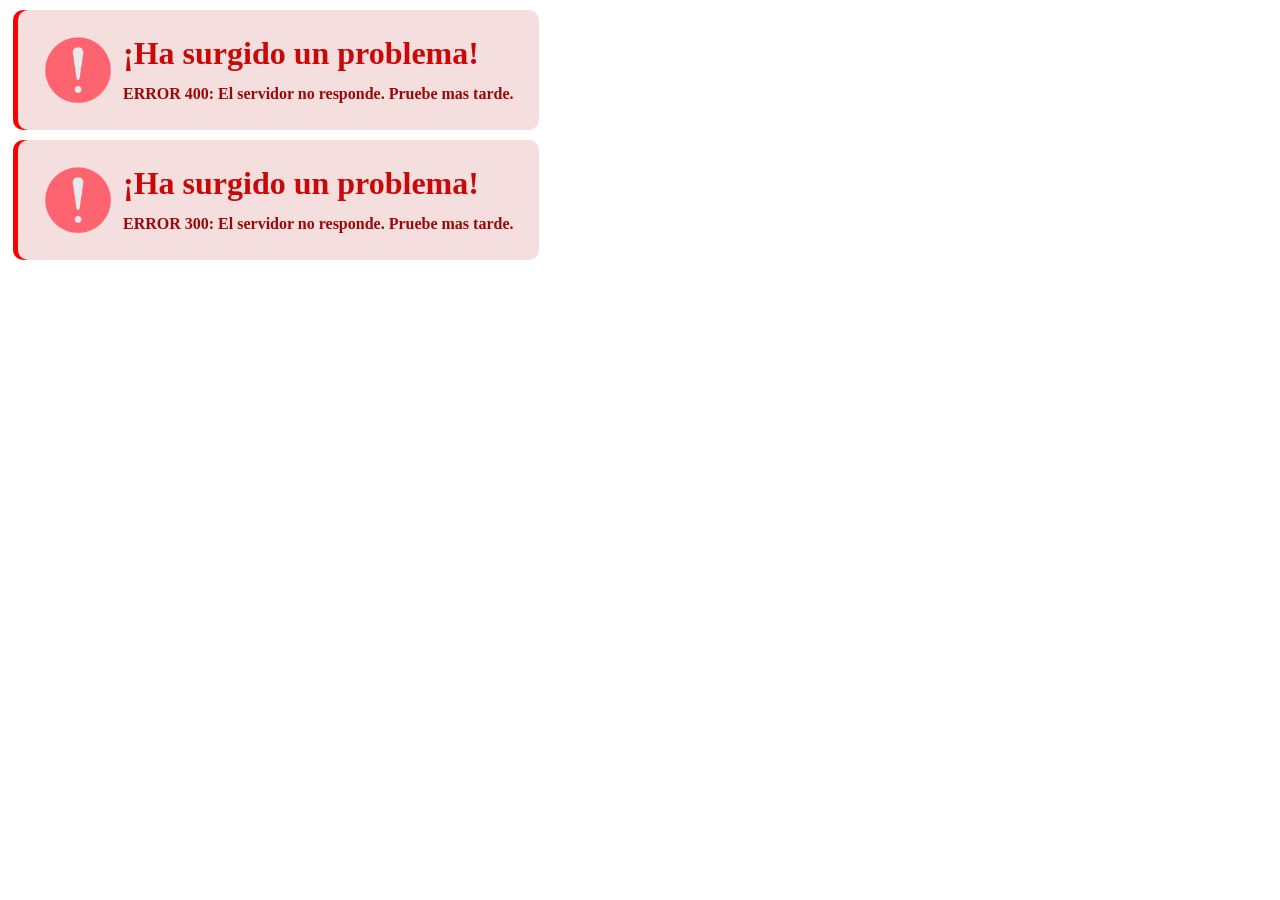
<file: index.html>
<!DOCTYPE html>
<html lang="es">
  <head>
    <title>Introducción a los Web Components</title>
    <meta charset="UTF/8">
    <meta name="viewport" content="width=device-width, initial-scale=1.0">
    <script type="module" src="./index.js"></script>
  </head>
  <body>
    <error-box></error-box>
    <error-box error-id="300"></error-box>
  </body>
</html>
</file>
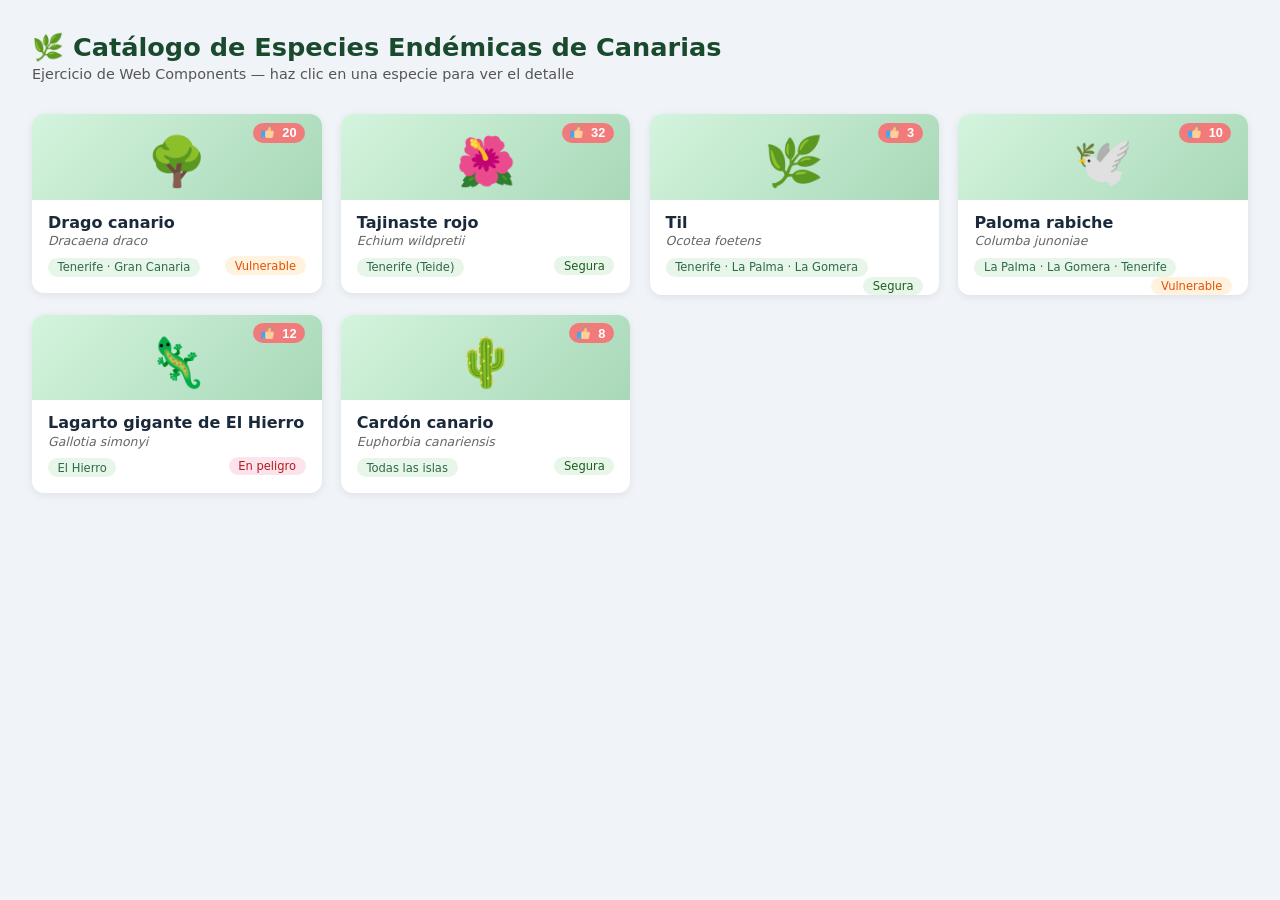
<file: especies.html>
<!DOCTYPE html>
<html lang="es">
<head>
  <meta charset="UTF-8">
  <meta name="viewport" content="width=device-width, initial-scale=1.0">
  <script type="module" src="./components/LikeButton.js"></script>
  <script type="module" src="./components/ScoreBox.js"></script>
  <title>Ejercicio Web Components — Especies de Canarias</title>
  <style>
    /* ── Reset y base ─────────────────────────────────── */
    *, *::before, *::after { box-sizing: border-box; margin: 0; padding: 0; }

    body {
      font-family: system-ui, sans-serif;
      background: #f0f4f8;
      color: #1a2a3a;
      padding: 2rem;
      min-height: 100vh;
    }

    h1 {
      font-size: 1.6rem;
      margin-bottom: 0.25rem;
      color: #1a4a2e;
    }
    .subtitulo {
      font-size: 0.9rem;
      color: #555;
      margin-bottom: 2rem;
    }

    /* ── Cuadrícula de tarjetas ───────────────────────── */
    .catalogo {
      display: grid;
      grid-template-columns: repeat(auto-fill, minmax(240px, 1fr));
      gap: 1.2rem;
      margin-bottom: 2rem;
    }
  </style>
</head>
<body>

<h1>🌿 Catálogo de Especies Endémicas de Canarias</h1>
<p class="subtitulo">Ejercicio de Web Components — haz clic en una especie para ver el detalle</p>

<!-- ════════════════════════════════════════════════════
     PLANTILLA 1 — tarjeta compacta (vista catálogo)
     ═══════════════════════════════════════════════════ -->
<template id="tpl-especie-card">
  <style>
    :host {
      display: block;
      cursor: pointer;
    }
    .card {
      background: white;
      border-radius: 12px;
      overflow: hidden;
      box-shadow: 0 2px 8px rgba(0,0,0,.08);
      transition: transform .18s, box-shadow .18s;
    }
    :host(:hover) .card {
      transform: translateY(-4px);
      box-shadow: 0 6px 20px rgba(0,0,0,.14);
    }
    .card-icono {
      position: relative;
      display: flex;
      justify-content: center;
      padding: 1.2rem 0 0.6rem;
      background: linear-gradient(135deg, #d4f4dd, #a8d8b8);
    }
    .icono {
      font-size: 3rem;
    }

    .score {
      position: absolute;
      top: 10%;
      right: 5%;
    }
    .card-body { padding: 0.8rem 1rem 1rem; }
    .card-nombre { font-weight: 700; font-size: 1rem; }
    .card-cientifico {
      font-style: italic;
      font-size: 0.78rem;
      color: #666;
      margin: 0.1rem 0 0.5rem;
    }
    .card-isla {
      display: inline-block;
      font-size: 0.72rem;
      background: #e8f5e9;
      color: #2d6a4f;
      border-radius: 20px;
      padding: 0.15rem 0.6rem;
    }
    .card-amenaza {
      float: right;
      font-size: 0.72rem;
      padding: 0.15rem 0.6rem;
      border-radius: 20px;
    }
    .amenaza-EN { background:#fce4ec; color:#b71c1c; }
    .amenaza-VU { background:#fff3e0; color:#e65100; }
    .amenaza-LC { background:#e8f5e9; color:#1b5e20; }
  </style>

  <div class="card">
    <div class="card-icono">
      <slot class=icono name="icono">🌱</slot>
      <score-box class="score" id="score"></score-box>
    </div>
    <div class="card-body">
      <div class="card-nombre"><slot name="nombre">Especie</slot></div>
      <div class="card-cientifico"><slot name="cientifico"></slot></div>
      <span class="card-isla"><slot name="isla">Canarias</slot></span>
      <span class="card-amenaza" id="badge-amenaza"></span>
    </div>
  </div>
</template>

<!-- ════════════════════════════════════════════════════
     PLANTILLA 2 — panel de detalle (vista expandida)
     ═══════════════════════════════════════════════════ -->
<template id="tpl-especie-detalle">
  <style>
    :host { display: block; }
    .detalle {
      background: white;
      border-left: 4px solid #2d6a4f;
      border-radius: 8px;
      padding: 1.2rem 1.4rem;
      margin-bottom: 1.5rem;
      animation: aparecer .25s ease;
    }
    @keyframes aparecer {
      from { opacity: 0; transform: translateY(-8px); }
      to   { opacity: 1; transform: translateY(0); }
    }
    .detalle-cab {
      display: flex;
      align-items: center;
      gap: 1rem;
      margin-bottom: 0.8rem;
    }
    .detalle-icono { font-size: 2.4rem; }
    .detalle-nombre { font-size: 1.2rem; font-weight: 700; }
    .detalle-cientifico { font-style: italic; font-size: 0.85rem; color:#666; }
    .detalle-desc { font-size: 0.9rem; line-height: 1.6; color:#333; }
    .detalle-meta {
      margin-top: 0.8rem;
      display: flex;
      gap: 0.6rem;
      flex-wrap: wrap;
    }
    .chip {
      font-size: 0.75rem;
      padding: 0.2rem 0.7rem;
      border-radius: 20px;
      background: #f0f4f8;
      color: #333;
    }
    button.cerrar {
      float: right;
      background: none;
      border: 1px solid #ccc;
      border-radius: 6px;
      cursor: pointer;
      padding: 0.2rem 0.7rem;
      font-size: 0.8rem;
      color: #555;
    }
    button.cerrar:hover { background:#f5f5f5; }

    .detalle-footer {
      display: flex;
      align-items: center;
      justify-content: space-between;
      width: 100%;
    }
  </style>

  <div class="detalle">
    <button class="cerrar" id="btn-cerrar">✕ cerrar</button>
    <div class="detalle-cab">
      <span class="detalle-icono" id="d-icono"></span>
      <div>
        <div class="detalle-nombre" id="d-nombre"></div>
        <div class="detalle-cientifico" id="d-cientifico"></div>
      </div>
    </div>
    <p class="detalle-desc" id="d-desc"></p>
    <div class="detalle-footer">
      <div class="detalle-meta" id="d-meta"></div>
      <like-button id="like"></like-button>
    </div>
  </div>
</template>



<!-- ════════════════════════════════════════════════════
     PLANTILLA 3 — Boton de Like (vista expandida)
     ═══════════════════════════════════════════════════ -->

    <template id="tpl-like-button">
    <div class="casilla">
      <div class = bg-heart>
        <div class=heart-icon></div> 
      </div>
      <span class="likes">0</span>
    </div>
  </template>


<!-- ════════════════════════════════════════════════════
     PLANTILLA 4 — Componente Like (vista tarjetas)
     ═══════════════════════════════════════════════════ -->
    <template id="tpl-score-box">
    <div class="valoration-card">
      <div class="icon">
        <img src="./imgs/like.png" alt="Like icon">
      </div>
      <div class="amount">9</div>
    </div>
  </template>


<!-- ════════════════════════════════════════════════════
     CONTENIDO DE LA PÁGINA
     ═══════════════════════════════════════════════════ -->

<div id="detalle-contenedor"></div>

<div class="catalogo" id="catalogo"></div>



<!-- ════════════════════════════════════════════════════
     JAVASCRIPT
     ═══════════════════════════════════════════════════ -->
<script>
/* ─────────────────────────────────────────────────────
   DATOS — 6 especies endémicas de Canarias
   ───────────────────────────────────────────────────── */
const ESPECIES = [
  {
    id: 'drago',
    icono: '🌳',
    nombre: 'Drago canario',
    cientifico: 'Dracaena draco',
    isla: 'Tenerife · Gran Canaria',
    amenaza: 'VU',
    amenazaLabel: 'Vulnerable',
    desc: 'El drago es el árbol símbolo de Canarias. Puede vivir miles de años y su savia rojiza —llamada "sangre de drago"— ha sido usada con fines medicinales desde la antigüedad. El ejemplar más famoso, el Drago Milenario de Icod de los Vinos, supera los 800 años.',
    habitat: 'Bosque termófilo',
    altura: 'hasta 20 m',
    valoracion: "20",
    liked: false,
  },
  {
    id: 'tajinaste',
    icono: '🌺',
    nombre: 'Tajinaste rojo',
    cientifico: 'Echium wildpretii',
    isla: 'Tenerife (Teide)',
    amenaza: 'LC',
    amenazaLabel: 'Preocupación menor',
    desc: 'Planta bienal que alcanza los 3 metros de altura con una espiga cónica cubierta de flores rojo brillante. Crece exclusivamente en el Parque Nacional del Teide, entre los 2.000 y 3.500 m de altitud, y florece de mayo a junio.',
    habitat: 'Alta montaña volcánica',
    altura: 'hasta 3 m',
    valoracion: "32",
    liked: false,
  },
  {
    id: 'laurisilva',
    icono: '🌿',
    nombre: 'Til',
    cientifico: 'Ocotea foetens',
    isla: 'Tenerife · La Palma · La Gomera',
    amenaza: 'LC',
    amenazaLabel: 'Preocupación menor',
    desc: 'Árbol predominante de la laurisilva macaronésica, bosque relicto del Terciario que sobrevivió a las glaciaciones gracias al clima canario. Sus hojas desprenden un olor fuerte al estrujarse. Puede superar los 40 m de altura en la laurisilva gomera.',
    habitat: 'Laurisilva',
    altura: 'hasta 40 m',
    valoracion: "3",
    liked: false,
  },
  {
    id: 'palomita',
    icono: '🕊️',
    nombre: 'Paloma rabiche',
    cientifico: 'Columba junoniae',
    isla: 'La Palma · La Gomera · Tenerife',
    amenaza: 'VU',
    amenazaLabel: 'Vulnerable',
    desc: 'Ave endémica de las islas occidentales, ligada a la laurisilva. Se distingue por el blanco puro de su cola (de ahí "rabiche"). Su población ha descendido por la pérdida de bosques; actualmente está protegida y sus colonias se monitorizan anualmente.',
    habitat: 'Laurisilva y pinar',
    altura: '—',
    valoracion: "10",
    liked: false,

  },
  {
    id: 'lagarto',
    icono: '🦎',
    nombre: 'Lagarto gigante de El Hierro',
    cientifico: 'Gallotia simonyi',
    isla: 'El Hierro',
    amenaza: 'EN',
    amenazaLabel: 'En peligro',
    desc: 'Considerado extinto durante décadas, fue redescubierto en 1974 en los acantilados de Fuga de Gorreta. Puede superar el metro de longitud. El Centro de Recuperación del Lagarto Gigante de El Hierro lleva un programa de cría en cautividad para reforzar la población silvestre.',
    habitat: 'Acantilados y matorrales',
    altura: 'hasta 120 cm',
    valoracion: "12",
    liked: false,

  },
  {
    id: 'cardón',
    icono: '🌵',
    nombre: 'Cardón canario',
    cientifico: 'Euphorbia canariensis',
    isla: 'Todas las islas',
    amenaza: 'LC',
    amenazaLabel: 'Preocupación menor',
    desc: 'Suculenta arborescente que forma los llamados "cardones" o tabaibaes, ecosistema exclusivo canario. A pesar de su aspecto de cactus, no es un cactus: pertenece al género Euphorbia. Su látex es tóxico y fue usado históricamente para envenenar peces.',
    habitat: 'Matorral costero y medianías',
    altura: 'hasta 4 m',
    valoracion: "8",
    liked: false,
  },
];


/* ─────────────────────────────────────────────────────
   COMPONENTE 1 — <especie-card>
   Responsabilidad: mostrar la tarjeta compacta.

   Guarda el objeto completo de la especie en this._especie
   y lo pasa entero en el detalle del evento.

   Evento que LANZA:
   ① "especie-abierta" (CustomEvent que cruza el Shadow DOM)
      → lleva el objeto especie completo en e.detail.especie
      bubbles: true, composed: true — cruza el shadow boundary.
   ───────────────────────────────────────────────────── */
class EspecieCard extends HTMLElement {

  /* Los atributos que queremos observar para reaccionar */
  static get observedAttributes() {
    return ['amenaza'];
  }

  constructor() {
    super(); // SIEMPRE primero

    // Creamos el Shadow DOM
    this.attachShadow({ mode: 'open' });

    // Clonamos la plantilla
    const tpl = document.getElementById('tpl-especie-card');
    const clone = tpl.content.cloneNode(true);
    this.shadowRoot.appendChild(clone);

    // Objeto especie completo — lo asigna la página al crear la card
    this._especie = null;
  }

  connectedCallback() {
    // Pintamos el badge de amenaza (necesitamos el atributo ya seteado)
    this._actualizarAmenaza();
    this._actualizarPuntaje();
    // ── Evento nativo: escuchamos click dentro del shadow ──
    this.shadowRoot.querySelector('.card')
      .addEventListener('click', () => this._alHacerClic());
    /*
      Escucha la llamada del component del icono de Like y actualiza el valor
      del custom component creado para sincronizar las valoraciones, tanto al presionar
      el botón de like como al deshabilitarlo.

    */
    document.addEventListener("like-update", e => {
      
      if(e.detail.especie.id === this._especie.id) {
        this._especie.valoracion = e.detail.likeAmount;
        this._especie.liked = e.detail.liked;
        this._actualizarPuntaje();
      }
    })
  }

  attributeChangedCallback(nombre, anterior, nuevo) {
    // Cada vez que cambie el atributo "amenaza", actualizamos el badge
    if (nombre === 'amenaza') this._actualizarAmenaza();
  }
  _actualizarPuntaje() {
    // Actualizamos el valor del propio Web Component con los likes acumulados.
    const valoracion = this._especie.valoracion;
    const score = this.shadowRoot.getElementById('score').setAttribute('score', valoracion);
  }
  _actualizarAmenaza() {
    const badge   = this.shadowRoot.getElementById('badge-amenaza');
    const amenaza = this.getAttribute('amenaza') ?? 'LC';
    const labels  = { EN: 'En peligro', VU: 'Vulnerable', LC: 'Segura' };
    badge.textContent = labels[amenaza] ?? amenaza;
    badge.className   = `card-amenaza amenaza-${amenaza}`;
  }

  _alHacerClic() {
    // ══ EVENTO — cruza el Shadow DOM y llega al documento ══════
    // Pasa el objeto especie COMPLETO en e.detail.especie,
    // así cualquier oyente tiene todos los datos sin buscar nada.
    // bubbles: true  → sube por el árbol DOM
    // composed: true → cruza el shadow boundary
    this.dispatchEvent(new CustomEvent('especie-abierta', {
      detail:   { especie: this._especie },
      bubbles:  true,
      composed: true
    }));
  }
}

customElements.define('especie-card', EspecieCard);


/* ─────────────────────────────────────────────────────
   COMPONENTE 2 — <especie-detalle>
   Responsabilidad: mostrar el panel de detalle.

   ★ OPCIÓN B — el componente se suscribe él solo al evento
     "especie-abierta" en connectedCallback y se desuscribe
     en disconnectedCallback. No necesita que nadie le llame
     externamente; reacciona por sí mismo.

     Equivale al patrón OnEnable / OnDisable de Unity:
       connectedCallback    → OnEnable  (me conecto al "bus")
       disconnectedCallback → OnDisable (me desconecto del "bus")

   También lanza "especie-cerrada" al cerrarse.
   ───────────────────────────────────────────────────── */
class EspecieDetalle extends HTMLElement {

  constructor() {
    super();
    this.attachShadow({ mode: 'open' });

    const tpl = document.getElementById('tpl-especie-detalle');
    this.shadowRoot.appendChild(tpl.content.cloneNode(true));

    // Guardamos la referencia del handler para poder quitarlo luego
    // (necesitamos la MISMA función en add y en remove)
    this._onEspecieAbierta = e => {
      this._mostrar(e.detail.especie);
    };
  }

  connectedCallback() {
    this.shadowRoot.getElementById('btn-cerrar')
        .addEventListener('click', () => this._cerrar());

    document.addEventListener('especie-abierta', this._onEspecieAbierta);
  }

  disconnectedCallback() {
    // ★ Me desuscribo cuando me sacan del DOM: al desactivarme, dejo de escuchar)
    document.removeEventListener('especie-abierta', this._onEspecieAbierta);
  }

  /* Método privado — rellena el shadow DOM con los datos de la especie */
  _mostrar(especie) {
    this.shadowRoot.getElementById('like').especie = especie;
    this.shadowRoot.getElementById('like').valoracion = especie.valoracion;
    this.shadowRoot.getElementById('like').liked = especie.liked;
    this.shadowRoot.getElementById('d-icono').textContent      = especie.icono;
    this.shadowRoot.getElementById('d-nombre').textContent     = especie.nombre;
    this.shadowRoot.getElementById('d-cientifico').textContent = especie.cientifico;
    this.shadowRoot.getElementById('d-desc').textContent       = especie.desc;
    
    
    const meta = this.shadowRoot.getElementById('d-meta');
    meta.innerHTML = '';
    [
      `🏝 ${especie.isla}`,
      `🌡 ${especie.amenazaLabel}`,
      `🌲 ${especie.habitat}`,
      `📏 ${especie.altura}`,
    ].forEach(texto => {
      const chip = document.createElement('span');
      chip.className   = 'chip';
      chip.textContent = texto;
      meta.appendChild(chip);
    });

    this.style.display = 'block';
  }

  _cerrar() {
    this.style.display = 'none';

    // Evento que cruza el shadow DOM — avisa al documento de que se cerró
    this.dispatchEvent(new CustomEvent('especie-cerrada', {
      bubbles:  true,
      composed: true
    }));
  }
}

customElements.define('especie-detalle', EspecieDetalle);


/* ─────────────────────────────────────────────────────
   PÁGINA — crea las tarjetas y el panel de detalle
   ───────────────────────────────────────────────────── */

// 1. Crear el componente de detalle y ocultarlo inicialmente.
//    En cuanto se añade al DOM, su connectedCallback se suscribe
//    solo a "especie-abierta" — la página no necesita hacer nada más.
const panelDetalle = document.createElement('especie-detalle');
panelDetalle.style.display = 'none';
document.getElementById('detalle-contenedor').appendChild(panelDetalle);

// 2. Crear una tarjeta por cada especie
const catalogo = document.getElementById('catalogo');

ESPECIES.forEach(esp => {
  const card = document.createElement('especie-card');
  card.setAttribute('amenaza', esp.amenaza);

  // ★ Guardamos el objeto completo en la propiedad del componente.
  //   Así _alHacerClic() puede pasarlo entero en el evento,
  //   sin necesidad de buscar por id.
  card._especie = esp;

  // Slots — contenido que entra en la plantilla vía <slot>
  card.innerHTML = `
    <span slot="icono">${esp.icono}</span>
    <span slot="nombre">${esp.nombre}</span>
    <span slot="cientifico">${esp.cientifico}</span>
    <span slot="isla">${esp.isla}</span>
  `;

  catalogo.appendChild(card);
});

// 3. Escuchar el cierre (opcional — para reaccionar desde la página si hiciera falta)
document.addEventListener('especie-cerrada', () => {
  // nada por ahora; el panel ya se oculta él solo en _cerrar()
});


</script>
</body>
</html>
</file>
